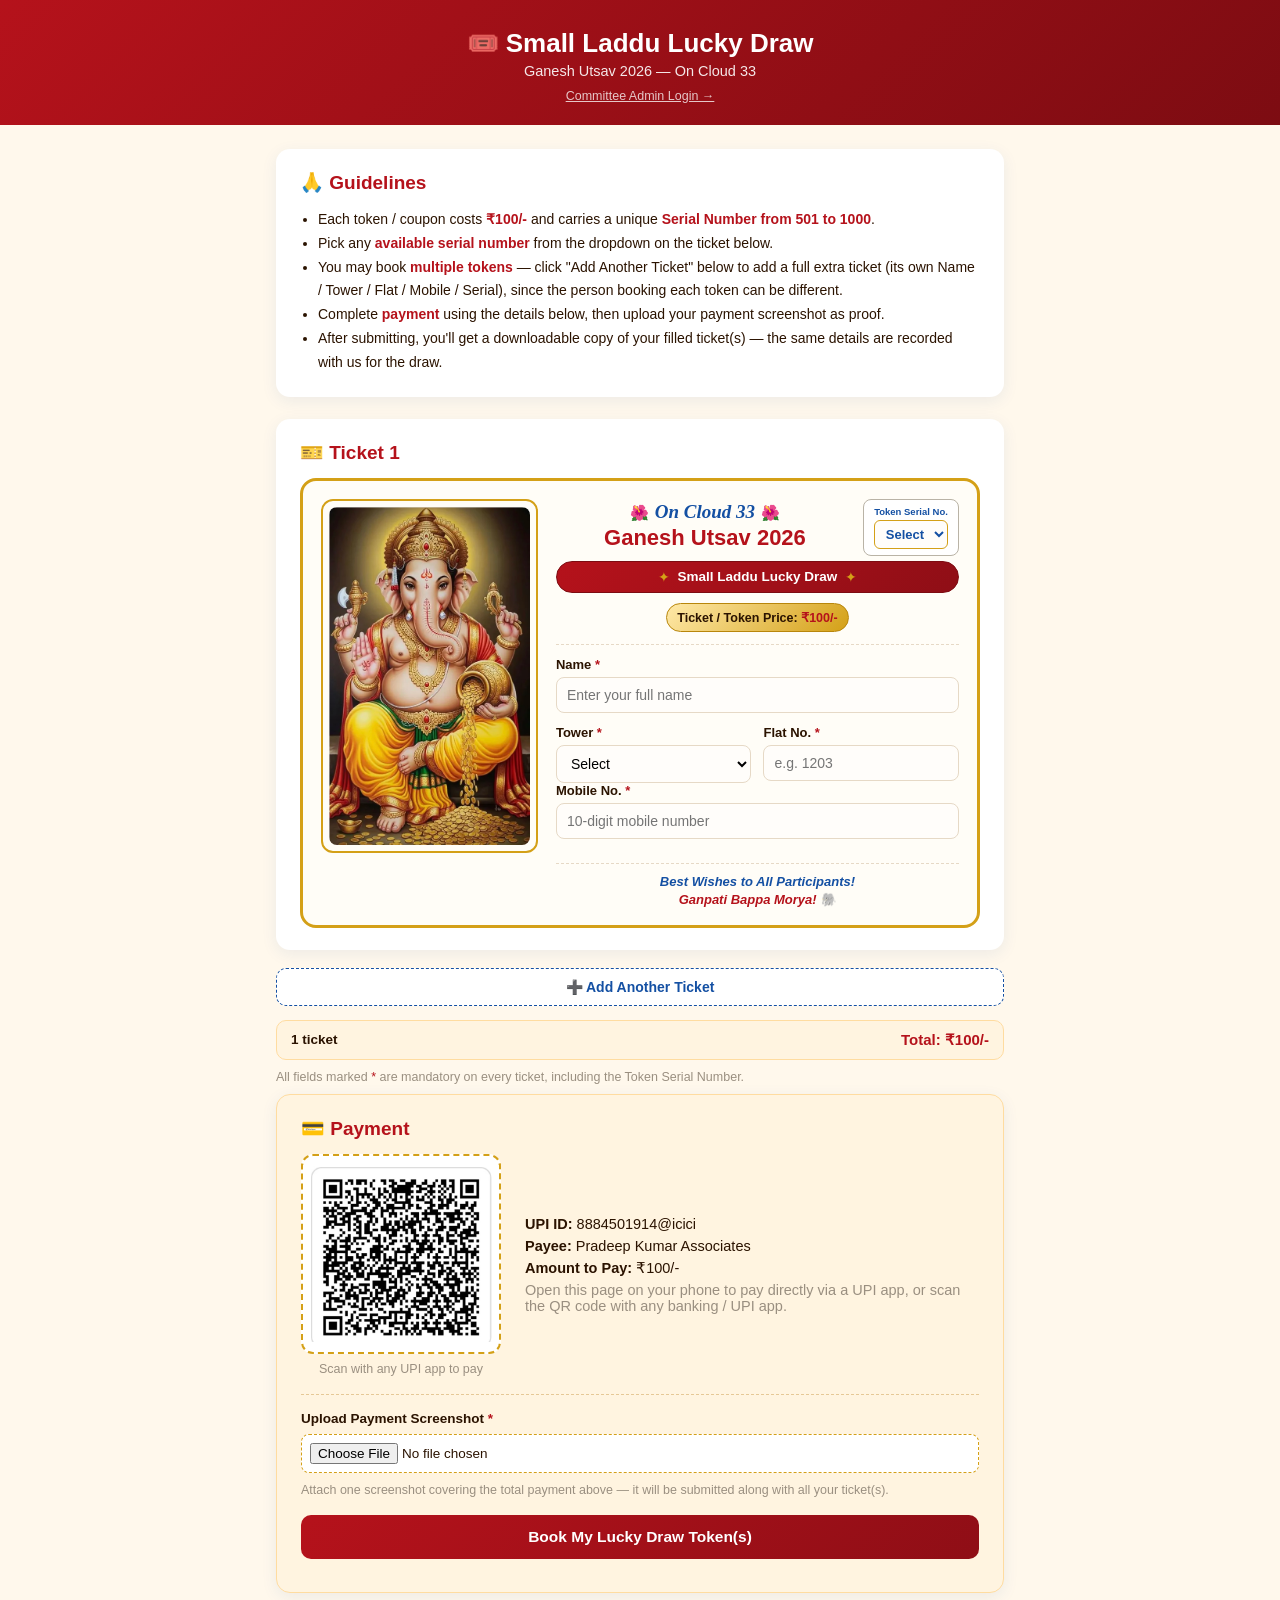
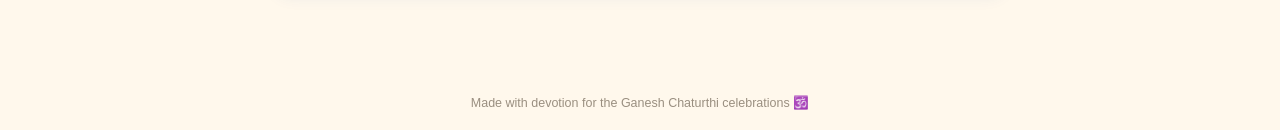
<file: index.html>
<!DOCTYPE html>
<html lang="en">
<head>
<meta charset="UTF-8" />
<meta name="viewport" content="width=device-width, initial-scale=1.0" />
<title>Small Laddu Lucky Draw &mdash; Ganesh Utsav 2026</title>
<link rel="stylesheet" href="assets/style.css" />
</head>
<body>

<div class="page-header">
  <h1>🎟️ Small Laddu Lucky Draw</h1>
  <p>Ganesh Utsav 2026 &mdash; On Cloud 33</p>
  <p style="margin-top:8px;"><a href="admin.html" style="color:#fff;opacity:0.85;font-size:12.5px;text-decoration:underline;">Committee Admin Login →</a></p>
</div>

<div class="container">

  <div class="card guidelines">
    <h2>🙏 Guidelines</h2>
    <ul>
      <li>Each token / coupon costs <span class="highlight">₹100/-</span> and carries a unique <span class="highlight">Serial Number from 501 to 1000</span>.</li>
      <li>Pick any <span class="highlight">available serial number</span> from the dropdown on the ticket below.</li>
      <li>You may book <span class="highlight">multiple tokens</span> &mdash; click "Add Another Ticket" below to add a full extra ticket (its own Name / Tower / Flat / Mobile / Serial), since the person booking each token can be different.</li>
      <li>Complete <span class="highlight">payment</span> using the details below, then upload your payment screenshot as proof.</li>
      <li>After submitting, you'll get a downloadable copy of your filled ticket(s) &mdash; the same details are recorded with us for the draw.</li>
    </ul>
  </div>

  <form id="luckyForm">

    <!-- ================= TICKETS (also the entry form) =================
         Each ticket below is a fully independent unit: its own Serial
         Number, Name, Tower, Flat & Mobile. "Add Another Ticket" clones
         a brand-new blank ticket, since different tokens can belong to
         different people. -->
    <div id="ticketsContainer"></div>

    <button type="button" class="add-ticket-btn" id="addTicketBtn">➕ Add Another Ticket</button>

    <div class="order-summary" id="orderSummary">
      <span id="ticketCountText">1 ticket</span>
      <span id="orderTotalText">Total: ₹100/-</span>
    </div>

    <p class="required-note">All fields marked <span class="required-star">*</span> are mandatory on every ticket, including the Token Serial Number.</p>

    <!-- ================= PAYMENT (below the tickets) ================= -->
    <div class="card payment-card">
      <h2>💳 Payment</h2>
      <div class="payment-grid">
        <div class="qr-block">
          <div class="qr-placeholder">
            <img id="qrImage" src="assets/upi-qr.png" alt="Scan to Pay via UPI" />
          </div>
          <p class="qr-caption">Scan with any UPI app to pay</p>
        </div>
        <div class="upi-block">
          <p><strong>UPI ID:</strong> <span id="upiIdText">8884501914@icici</span></p>
          <p><strong>Payee:</strong> <span id="upiPayeeText">Pradeep Kumar Associates</span></p>
          <p><strong>Amount to Pay:</strong> <span id="payAmountText">₹100/-</span></p>
          <a href="#" id="upiPayBtn" class="submit-btn upi-btn" style="display:none;">📲 Pay via UPI App</a>
          <p class="upi-note" id="upiWebNote">Open this page on your phone to pay directly via a UPI app, or scan the QR code with any banking / UPI app.</p>
        </div>
      </div>

      <div class="payment-proof-block">
        <label for="paymentProof">Upload Payment Screenshot <span class="required-star">*</span></label>
        <input type="file" id="paymentProof" accept="image/*" required />
        <div id="paymentProofPreviewWrap" class="payment-proof-preview-wrap" style="display:none;">
          <img id="paymentProofPreview" alt="Payment screenshot preview" />
        </div>
        <p class="upi-note">Attach one screenshot covering the total payment above &mdash; it will be submitted along with all your ticket(s).</p>
      </div>

      <button type="submit" class="submit-btn" id="luckySubmitBtn" style="margin-top:18px;">Book My Lucky Draw Token(s)</button>
      <div id="luckyStatusMsg" class="status-msg"></div>
    </div>

  </form>

  <div class="card" id="receiptCard" style="display:none;">
    <h2>✅ Your Coupon Receipt</h2>
    <p class="receipt-sub">This is your downloadable copy &mdash; the identical details are stored with us for the Lucky Draw.</p>
    <div id="ticketPreviewList"></div>
    <canvas id="ticketCanvas" width="900" height="420" style="display:none;"></canvas>
    <button class="submit-btn" id="downloadReceiptBtn" style="margin-top:14px;">⬇️ Download My Receipt(s)</button>
  </div>

</div>

<!-- Celebration success overlay -->
<div id="celebrationOverlay" class="celebration-overlay">
  <canvas id="confettiCanvas" class="confetti-canvas"></canvas>
  <div class="celebration-box">
    <div class="celebration-emoji">🐘🎉🪔</div>
    <h2>All the Best!</h2>
    <p>May Lord Ganesha Bless You 🙏</p>
    <p class="celebration-sub">Your Lucky Draw token has been booked successfully.</p>
    <button id="celebrationCloseBtn" class="submit-btn celebration-close-btn">Continue</button>
  </div>
</div>

<footer>Made with devotion for the Ganesh Chaturthi celebrations 🕉️</footer>

<script src="assets/config.js"></script>
<script src="assets/lucky.js"></script>
</body>
</html>
</file>
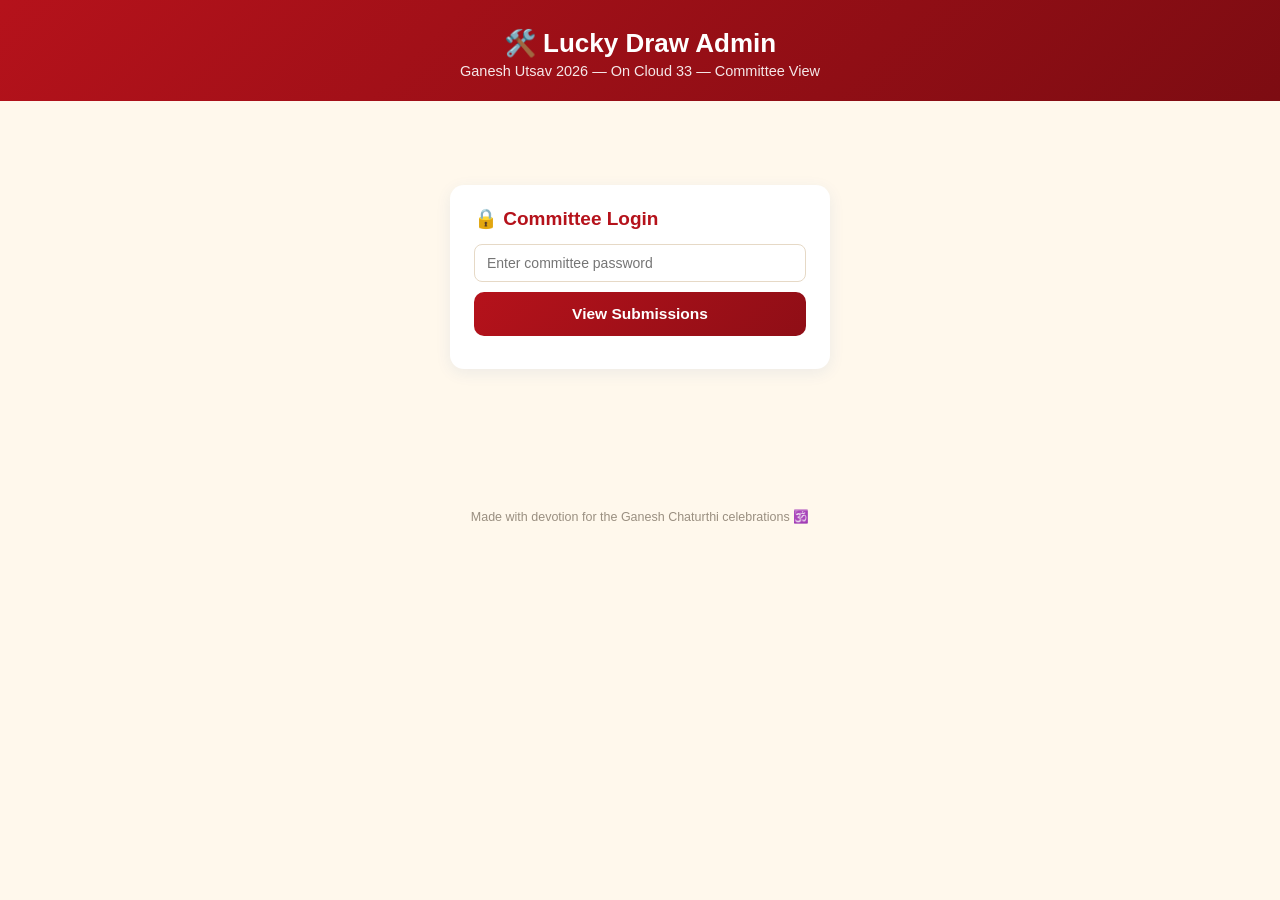
<file: admin.html>
<!DOCTYPE html>
<html lang="en">
<head>
<meta charset="UTF-8" />
<meta name="viewport" content="width=device-width, initial-scale=1.0" />
<title>Admin &mdash; Small Laddu Lucky Draw</title>
<link rel="stylesheet" href="assets/style.css" />
<style>
  .admin-table-wrap { overflow-x: auto; margin-top: 14px; }
  .admin-table { width: 100%; border-collapse: collapse; font-size: 13px; }
  .admin-table th, .admin-table td {
    text-align: left; padding: 8px 10px; border-bottom: 1px solid #eee2cf; white-space: nowrap;
  }
  .admin-table th { background: #fff4e0; color: var(--deep-red); position: sticky; top: 0; }
  .admin-table tr:hover { background: #fffaf0; }
  .admin-table a { color: var(--blue); text-decoration: none; font-weight: 700; }
  .proof-thumb {
    width: 60px; height: 60px; object-fit: cover; border-radius: 6px;
    border: 1.5px solid var(--gold); display: block; cursor: pointer;
  }
  .stat-row { display: flex; gap: 14px; flex-wrap: wrap; margin: 14px 0; }
  .stat-box {
    flex: 1; min-width: 130px; background: #fff4e0; border: 1px solid #ffdca0;
    border-radius: 10px; padding: 14px; text-align: center;
  }
  .stat-box .num { font-size: 26px; font-weight: 800; color: var(--deep-red); }
  .stat-box .label { font-size: 12px; color: var(--muted); margin-top: 4px; }
  .search-box {
    width: 100%; padding: 10px 12px; border: 1.5px solid #e6d9c6;
    border-radius: 10px; font-size: 14px; margin-top: 6px;
  }
  .refresh-btn {
    background: #fff; border: 1.5px solid var(--deep-red); color: var(--deep-red);
    padding: 8px 16px; border-radius: 8px; font-weight: 700; font-size: 13px;
    cursor: pointer; margin-bottom: 10px;
  }
  .refresh-btn:hover { background: #fdeceb; }
  .export-btn {
    background: #fff; border: 1.5px solid var(--blue); color: var(--blue);
    padding: 8px 16px; border-radius: 8px; font-weight: 700; font-size: 13px;
    cursor: pointer; margin-bottom: 10px; margin-left: 8px;
  }
  .export-btn:hover { background: #eef3fb; }
  .login-card { max-width: 380px; margin: 60px auto; }
  .login-card input { width: 100%; padding: 10px 12px; border: 1.5px solid #e6d9c6; border-radius: 8px; font-size: 14px; margin-bottom: 10px; }
</style>
</head>
<body>

<div class="page-header">
  <h1>🛠️ Lucky Draw Admin</h1>
  <p>Ganesh Utsav 2026 &mdash; On Cloud 33 &mdash; Committee View</p>
</div>

<div class="container">

  <div class="card login-card" id="loginCard">
    <h2>🔒 Committee Login</h2>
    <input type="password" id="adminPassword" placeholder="Enter committee password" />
    <button class="submit-btn" id="loginBtn">View Submissions</button>
    <div id="loginStatus" class="status-msg"></div>
  </div>

  <div class="card" id="dashboard" style="display:none;">
    <h2>🎟️ Lucky Draw Submissions</h2>
    <div>
      <button class="refresh-btn" id="refreshBtn">↻ Refresh Data</button>
      <button class="export-btn" id="exportBtn">⬇️ Export as CSV</button>
    </div>

    <div class="stat-row">
      <div class="stat-box"><div class="num" id="statBooked">0</div><div class="label">Tokens Booked</div></div>
      <div class="stat-box"><div class="num" id="statRemaining">500</div><div class="label">Tokens Remaining (of 500)</div></div>
      <div class="stat-box"><div class="num" id="statResidents">0</div><div class="label">Unique Residents</div></div>
      <div class="stat-box"><div class="num" id="statRevenue">₹0</div><div class="label">Total Collected (est.)</div></div>
    </div>

    <input type="text" id="searchBox" class="search-box" placeholder="Search by name, mobile, tower, flat or serial no..." />

    <div class="admin-table-wrap">
      <table class="admin-table" id="adminTable">
        <thead>
          <tr>
            <th>#</th><th>Timestamp</th><th>Name</th><th>Mobile</th><th>Tower</th><th>Flat</th><th>Serial No.</th><th>Payment Proof</th><th>Ticket Image</th>
          </tr>
        </thead>
        <tbody id="adminTableBody"></tbody>
      </table>
    </div>
  </div>

</div>

<footer>Made with devotion for the Ganesh Chaturthi celebrations 🕉️</footer>

<script src="assets/config.js"></script>
<script src="assets/admin.js"></script>
</body>
</html>
</file>
<file: assets/style.css>
:root {
  --blue: #1450a3;
  --deep-red: #b5121b;
  --gold: #d4a017;
  --cream: #fff8ec;
  --ink: #2b1300;
  --muted: #9a8f80;
  --green: #2e7d32;
  --card: #ffffff;
  --radius: 14px;
  --shadow: 0 4px 16px rgba(20, 80, 163, 0.08);
}

* { box-sizing: border-box; }

body {
  margin: 0;
  font-family: -apple-system, "Segoe UI", Arial, sans-serif;
  background: var(--cream);
  color: var(--ink);
}

.page-header {
  background: linear-gradient(135deg, var(--deep-red), #7d0c12);
  color: #fff;
  text-align: center;
  padding: 28px 20px 22px;
}
.page-header h1 { margin: 0 0 4px; font-size: 26px; }
.page-header p { margin: 0; opacity: 0.9; font-size: 14.5px; }

.container {
  max-width: 760px;
  margin: 0 auto;
  padding: 24px 16px 60px;
}

.card {
  background: var(--card);
  border-radius: var(--radius);
  box-shadow: var(--shadow);
  padding: 22px 24px;
  margin-bottom: 22px;
}
.card h2 { margin: 0 0 14px; font-size: 19px; color: var(--deep-red); }

.guidelines ul { margin: 0; padding-left: 18px; font-size: 14px; line-height: 1.7; }
.highlight { color: var(--deep-red); font-weight: 700; }

.required-star { color: var(--deep-red); }
.required-note { font-size: 12.5px; color: var(--muted); margin: 10px 0; }

.field { margin-bottom: 12px; }
.field label { display: block; font-size: 13px; font-weight: 700; margin-bottom: 5px; color: var(--ink); }
.field input, .field select {
  width: 100%;
  padding: 9px 10px;
  border: 1.5px solid #e6d9c6;
  border-radius: 8px;
  font-size: 14px;
  background: #fffdfa;
}
.field-row { display: flex; gap: 12px; }
.field-row .field { flex: 1; margin-bottom: 0; }

.submit-btn {
  display: block;
  width: 100%;
  padding: 13px;
  background: linear-gradient(135deg, var(--deep-red), #8f0e16);
  color: #fff;
  border: none;
  border-radius: 10px;
  font-size: 15.5px;
  font-weight: 700;
  cursor: pointer;
  text-align: center;
}
.submit-btn:hover { opacity: 0.92; }
.submit-btn:disabled { opacity: 0.6; cursor: not-allowed; }

.status-msg { margin-top: 10px; font-size: 13.5px; font-weight: 600; min-height: 1px; }
.status-msg.success { color: var(--green); }
.status-msg.error { color: var(--deep-red); }

/* ==================== TICKET LAYOUT ====================
   Left column: Ganesha image, fills the entire left side, edge to edge
   with even spacing on all sides.
   Right column, top to bottom:
     1. 🌺 On Cloud 33 🌺   (blue, centered)      | serial box far right (blue number)
     2. Ganesh Utsav 2026 (centered)
     3. ✦ Small Laddu Lucky Draw ✦ (ribbon, gold icons both ends)
     4. Ticket / Token Price: ₹100/-
     5. Resident detail fields (Name / Tower / Flat / Mobile)
     6. Footer — two centered lines, blue then red
   ======================================================== */
.ticket {
  display: flex;
  align-items: flex-start;
  gap: 18px;
  border: 3px solid var(--gold);
  border-radius: 16px;
  padding: 18px;
  background: #fffdf7;
  position: relative;
}

.ticket-left {
  flex: 0 0 34%;
  max-width: 34%;
  display: flex;
  align-items: center;
  justify-content: center;
  background: #fffdf7;
  border-radius: 12px;
  border: 2px solid var(--gold);
  padding: 6px;
  position: relative;
}
.ganesha-img {
  width: 100%;
  height: auto;
  object-fit: contain;
  border-radius: 8px;
  display: block;
}

.stamp-badge {
  position: absolute;
  bottom: 10px;
  left: 50%;
  transform: translateX(-50%) rotate(-12deg);
  border: 3px solid var(--deep-red);
  color: var(--deep-red);
  font-weight: 800;
  font-size: 11px;
  padding: 4px 10px;
  border-radius: 6px;
  background: rgba(255, 255, 255, 0.88);
  letter-spacing: 1px;
  white-space: nowrap;
}

.ticket-right {
  flex: 1;
  min-width: 0;
  display: flex;
  flex-direction: column;
  position: relative;
}

.ticket-serial-box {
  position: absolute;
  top: 0;
  right: 0;
  border: 1.5px solid #b9b3a6;
  border-radius: 8px;
  padding: 6px 10px;
  text-align: center;
  min-width: 96px;
  background: #fff;
}
.serial-caption {
  display: block;
  font-size: 9.5px;
  color: var(--blue);
  font-weight: 700;
  margin-bottom: 3px;
  white-space: nowrap;
}
.ticket-serial-box select {
  width: 100%;
  padding: 5px 6px;
  border: 1.5px solid var(--gold);
  border-radius: 6px;
  font-size: 13px;
  font-weight: 800;
  color: var(--blue);
  background: #fffdfa;
  text-align: center;
}

.row-brand {
  text-align: center;
  padding-top: 2px;
  padding-right: 105px; /* keep clear of the absolute-positioned serial box */
  margin-bottom: 2px;
}
.brand-title {
  font-family: Georgia, "Times New Roman", serif;
  font-size: 19px;
  font-weight: 700;
  font-style: italic;
  color: var(--blue);
  margin: 0 6px;
}
.flower-icon { font-size: 15px; }

.row-event {
  text-align: center;
  font-size: 22px;
  font-weight: 800;
  color: var(--deep-red);
  margin-bottom: 10px;
  padding-right: 105px; /* keep clear of the absolute-positioned serial box */
}

.row-ribbon {
  display: flex;
  align-items: center;
  justify-content: center;
  gap: 8px;
  background: linear-gradient(135deg, var(--deep-red), #8f0e16);
  border: 1.5px solid #7d0c12;
  color: #fff;
  border-radius: 999px;
  padding: 7px 12px;
  margin-bottom: 10px;
}
.ribbon-text { font-weight: 800; font-size: 13.5px; }
.gold-icon { color: var(--gold); font-size: 14px; }

.row-price-wrap {
  display: flex;
  justify-content: center;
  margin-bottom: 12px;
}
.row-price {
  text-align: center;
  font-size: 12.5px;
  color: var(--ink);
  background: linear-gradient(135deg, #ffe9a8, var(--gold));
  border: 1.5px solid #b8860b;
  padding: 6px 10px;
  border-radius: 999px;
  font-weight: 600;
  display: inline-block;
  max-width: 200px;
  white-space: nowrap;
}
.row-price strong { color: var(--deep-red); }

.ticket-fields {
  border-top: 1px dashed #e6d9c6;
  border-bottom: 1px dashed #e6d9c6;
  padding: 12px 0;
  margin-bottom: 10px;
}

/* ==================== Multiple tickets support ==================== */
.extra-tickets { margin-top: 4px; }
.extra-ticket-row {
  display: flex;
  align-items: center;
  gap: 10px;
  background: #fff8ec;
  border: 1.5px solid #e6d9c6;
  border-radius: 10px;
  padding: 10px 12px;
  margin-top: 10px;
}
.extra-ticket-row .serial-caption-inline {
  font-size: 12.5px;
  font-weight: 700;
  color: var(--blue);
  white-space: nowrap;
}
.extra-ticket-row select {
  flex: 1;
  padding: 7px 8px;
  border: 1.5px solid var(--gold);
  border-radius: 6px;
  font-size: 13px;
  font-weight: 700;
  color: var(--blue);
  background: #fffdfa;
}
.remove-ticket-btn {
  background: none;
  border: 1.5px solid var(--deep-red);
  color: var(--deep-red);
  font-size: 12.5px;
  font-weight: 700;
  cursor: pointer;
  line-height: 1;
  padding: 5px 10px;
  border-radius: 8px;
}
.remove-ticket-btn:hover { background: #fdeceb; }

.ticket-block-header {
  display: flex;
  justify-content: space-between;
  align-items: center;
  margin-bottom: 14px;
}
.ticket-block-header h2 { margin: 0; }
.ticket-block { margin-bottom: 18px; }

.add-ticket-btn {
  display: block;
  width: 100%;
  margin-top: 14px;
  padding: 10px;
  background: #fff;
  border: 1.5px dashed var(--blue);
  border-radius: 10px;
  color: var(--blue);
  font-size: 14px;
  font-weight: 700;
  cursor: pointer;
}
.add-ticket-btn:hover { background: #eef3fb; }

.order-summary {
  display: flex;
  justify-content: space-between;
  align-items: center;
  margin-top: 14px;
  padding: 10px 14px;
  background: #fff4e0;
  border: 1px solid #ffdca0;
  border-radius: 10px;
  font-size: 13.5px;
  font-weight: 700;
}
#ticketCountText { color: var(--ink); }
#orderTotalText { color: var(--deep-red); font-size: 15px; }

.row-footer {
  text-align: center;
}
.footer-line-blue {
  font-size: 13px;
  font-weight: 700;
  font-style: italic;
  color: var(--blue);
}
.footer-line-red {
  font-size: 13px;
  font-weight: 700;
  font-style: italic;
  color: var(--deep-red);
  margin-top: 3px;
}

/* Pen cursor over the ticket form fields — makes it feel like you're
   writing directly on the physical coupon. */
.ticket-fields input[type="text"],
.ticket-fields input[type="tel"],
.ticket-fields select,
.ticket-serial-box select,
.serial-select {
  cursor:
    url('data:image/svg+xml;utf8,<svg xmlns="http://www.w3.org/2000/svg" width="28" height="28" viewBox="0 0 24 24"><path fill="%23b5121b" d="M3 21l1.6-5.2L14.8 5.6l3.6 3.6L8.2 19.4 3 21z"/><path fill="%23d4a017" d="M15.6 4.8l2-2a1.5 1.5 0 0 1 2.1 0l1.5 1.5a1.5 1.5 0 0 1 0 2.1l-2 2-3.6-3.6z"/></svg>') 4 20,
    text;
}

@media (max-width: 560px) {
  .ticket { padding: 10px; gap: 10px; align-items: center; }
  .ticket-left { flex: 0 0 34%; max-width: 34%; align-self: center; }
  .ganesha-img { width: 100%; height: auto; }
  .stamp-badge { bottom: 4px; font-size: 8px; padding: 2px 6px; border-width: 2px; }
  .ticket-serial-box { min-width: 82px; padding: 5px 7px; }
  .serial-caption { font-size: 8px; }
  .ticket-serial-box select { font-size: 11px; padding: 4px; }
  .row-brand { padding-right: 88px; }
  .row-event { padding-right: 88px; font-size: 17px; }
  .brand-title { font-size: 15px; }
  .ribbon-text { font-size: 11px; }
  .row-price { font-size: 10.5px; max-width: 170px; }
}

/* ==================== Payment (below ticket) ==================== */
.payment-card { background: #fff4e0; border: 1px solid #ffdca0; }
.payment-grid { display: flex; gap: 24px; flex-wrap: wrap; align-items: center; }
.qr-block { text-align: center; }
.qr-placeholder {
  width: 200px; height: 200px; background: #fff;
  border: 2px dashed var(--gold); border-radius: 12px;
  display: flex; align-items: center; justify-content: center; overflow: hidden;
}
.qr-placeholder img { width: 100%; height: 100%; object-fit: contain; }
.qr-caption { font-size: 12.5px; color: var(--muted); margin: 8px 0 0; }
.upi-block { flex: 1; min-width: 220px; }
.upi-block p { margin: 6px 0; font-size: 14.5px; }
.upi-btn { display: inline-block; width: auto; padding: 10px 20px; margin-top: 8px; text-decoration: none; text-align: center; }
.upi-note { font-size: 12.5px; color: var(--muted); margin-top: 10px; }

.payment-proof-block {
  margin-top: 18px;
  padding-top: 16px;
  border-top: 1px dashed #e6c896;
}
.payment-proof-block label { display: block; font-size: 13.5px; font-weight: 700; margin-bottom: 8px; }
.payment-proof-block input[type="file"] {
  display: block;
  width: 100%;
  font-size: 13.5px;
  padding: 8px;
  border: 1.5px dashed var(--gold);
  border-radius: 8px;
  background: #fff;
}
.payment-proof-preview-wrap {
  margin-top: 10px;
  max-width: 220px;
}
.payment-proof-preview-wrap img {
  width: 100%;
  border-radius: 8px;
  border: 1.5px solid var(--gold);
}

/* ==================== Receipt ==================== */
.receipt-sub { font-size: 13.5px; color: var(--muted); margin-top: -6px; }

/* ==================== Celebration overlay ==================== */
.celebration-overlay {
  position: fixed; inset: 0;
  background: radial-gradient(circle at 50% 30%, rgba(20,80,163,0.9), rgba(43,19,0,0.95));
  display: none; align-items: center; justify-content: center; z-index: 9999; padding: 20px;
}
.celebration-overlay.show { display: flex; }
.confetti-canvas { position: absolute; inset: 0; width: 100%; height: 100%; }
.celebration-box {
  position: relative;
  background: linear-gradient(160deg, #fffdf5, #fff3d6);
  border: 4px solid var(--gold);
  border-radius: 20px;
  padding: 36px 32px;
  text-align: center;
  max-width: 420px;
  box-shadow: 0 20px 60px rgba(0,0,0,0.4);
  animation: celebration-pop 0.45s ease-out;
}
@keyframes celebration-pop {
  0% { transform: scale(0.7); opacity: 0; }
  70% { transform: scale(1.05); opacity: 1; }
  100% { transform: scale(1); }
}
.celebration-emoji { font-size: 44px; margin-bottom: 10px; animation: celebration-bounce 1.2s ease-in-out infinite; }
@keyframes celebration-bounce { 0%, 100% { transform: translateY(0); } 50% { transform: translateY(-8px); } }
.celebration-box h2 { margin: 0 0 6px; font-size: 28px; color: var(--deep-red); font-weight: 800; }
.celebration-box p { margin: 4px 0; font-size: 16px; color: var(--blue); font-weight: 700; }
.celebration-sub { font-size: 13.5px !important; color: var(--muted) !important; font-weight: 500 !important; margin-top: 8px !important; }
.celebration-close-btn { margin-top: 20px; width: auto; padding: 10px 28px; }

footer {
  text-align: center;
  font-size: 12.5px;
  color: var(--muted);
  padding: 20px;
}

/* Ticket preview (receipt) mirrors the same layout, scaled down */
#ticketPreview .ticket { max-width: 100%; }
</file>
